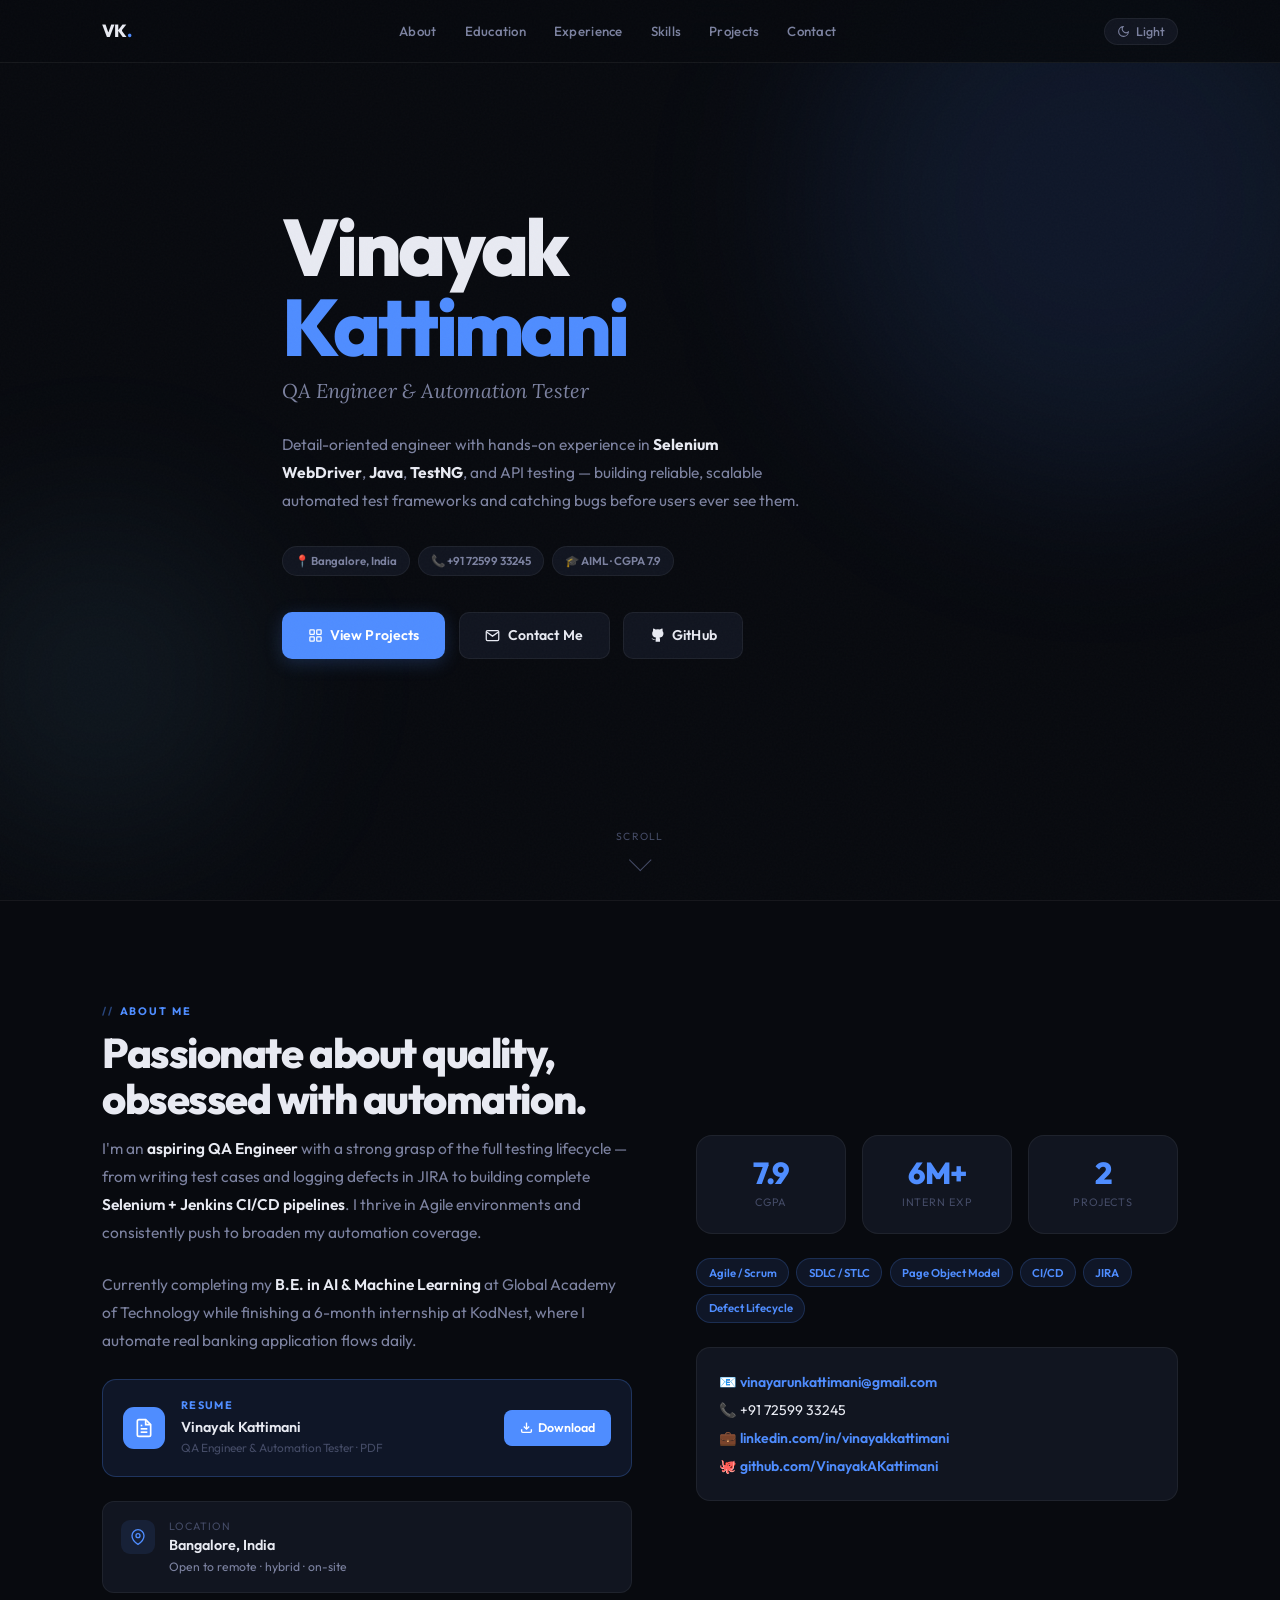
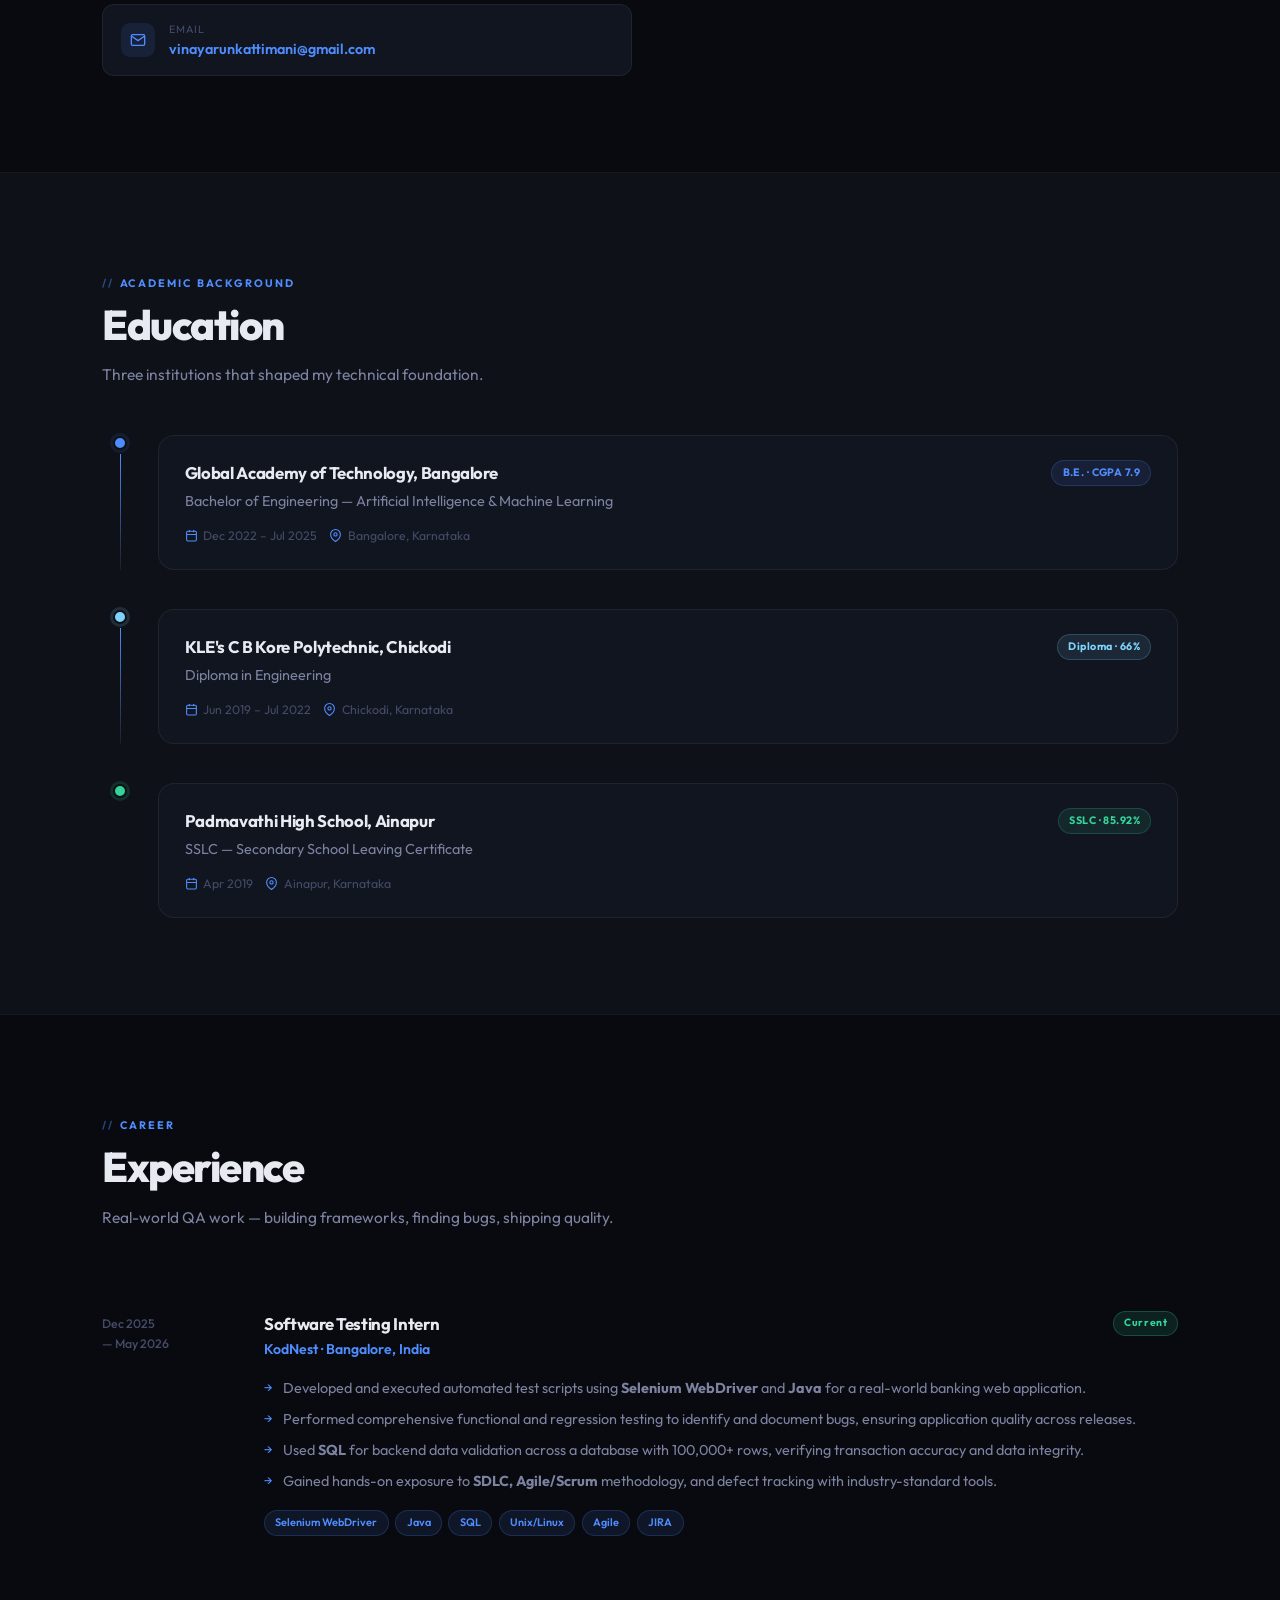
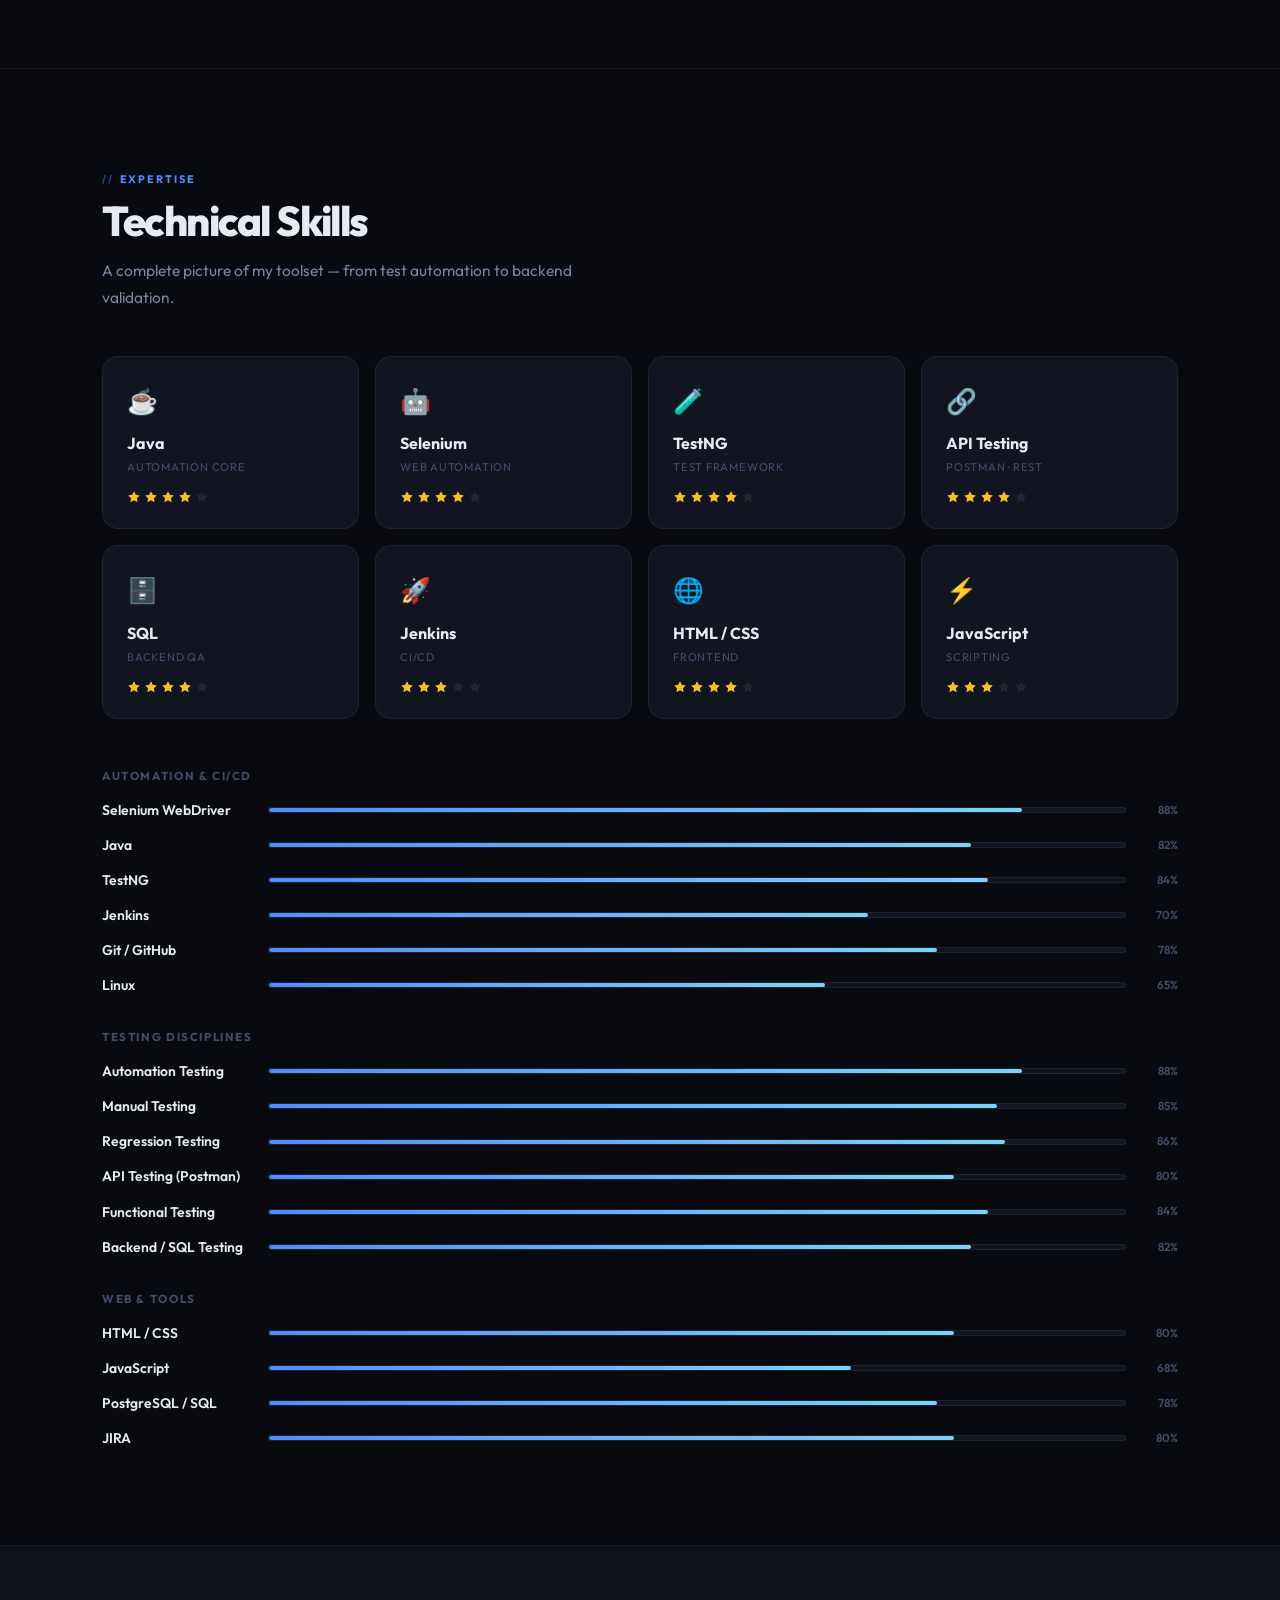
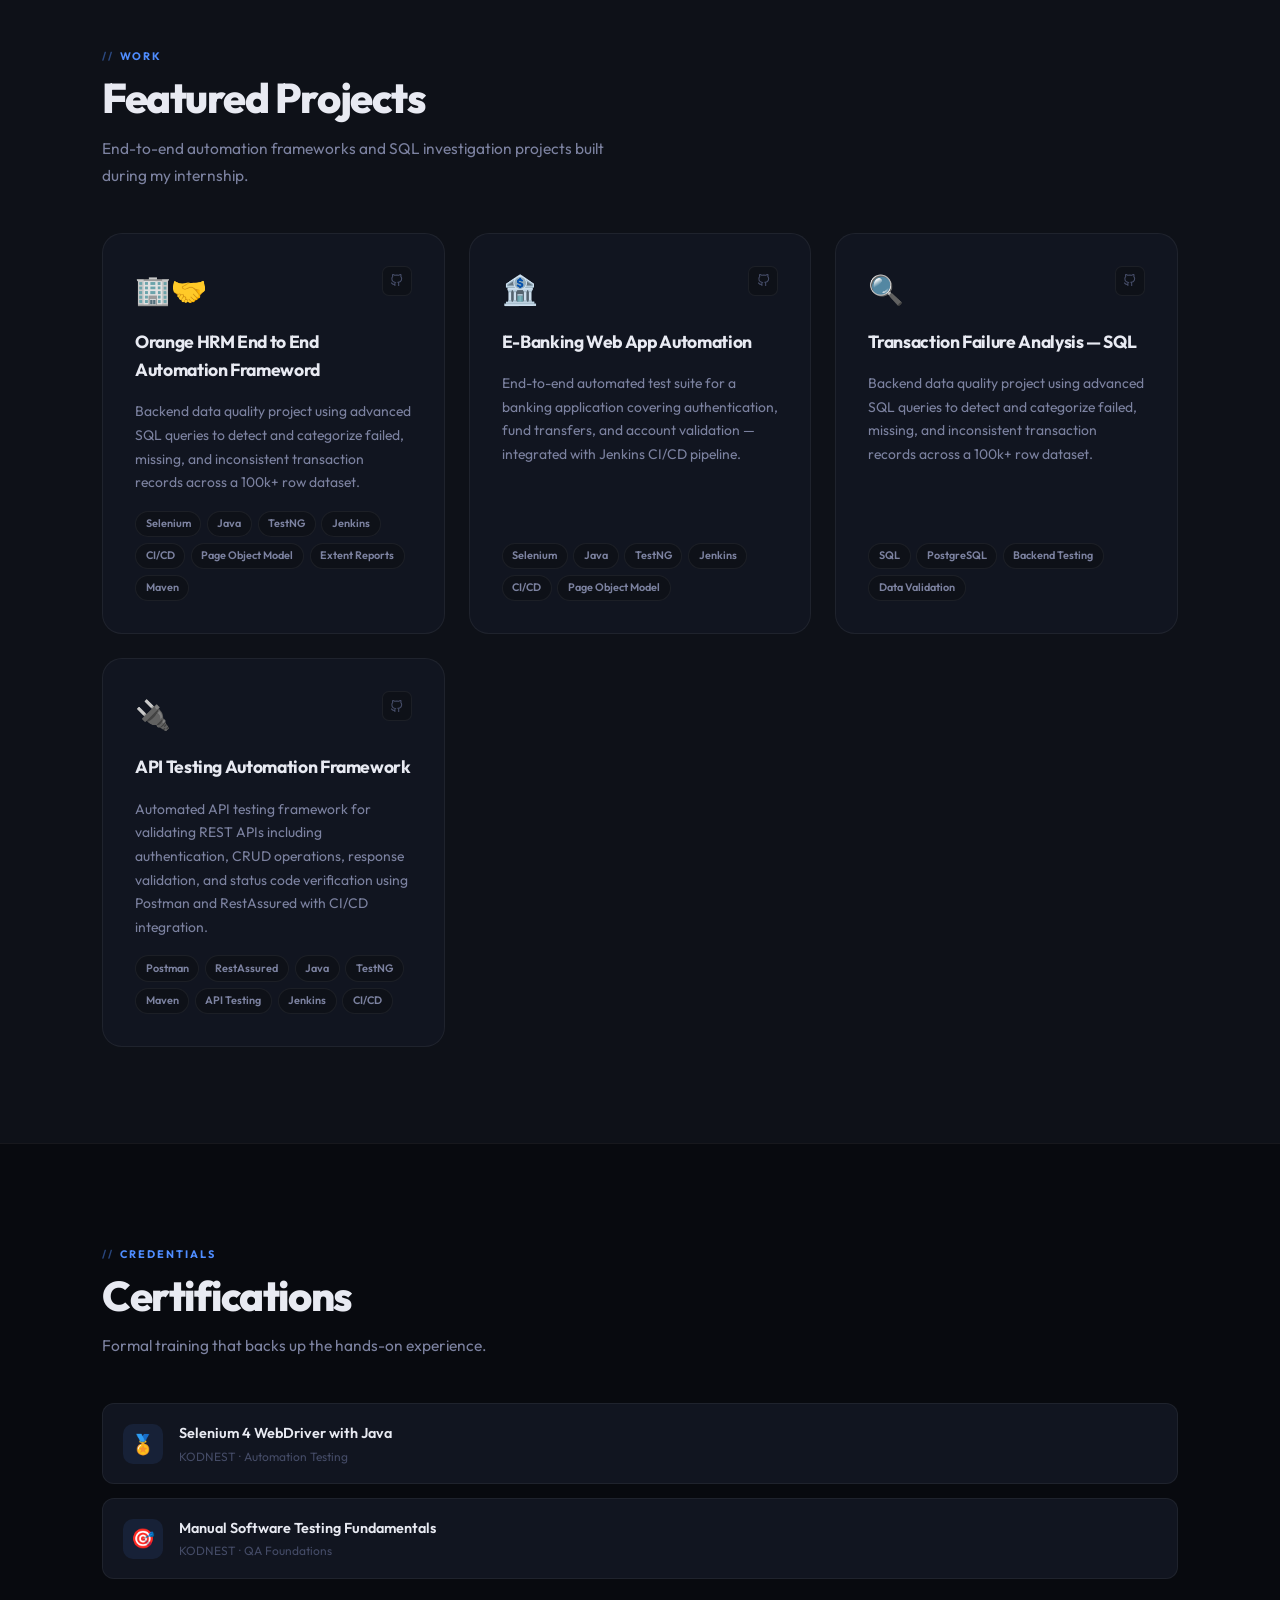
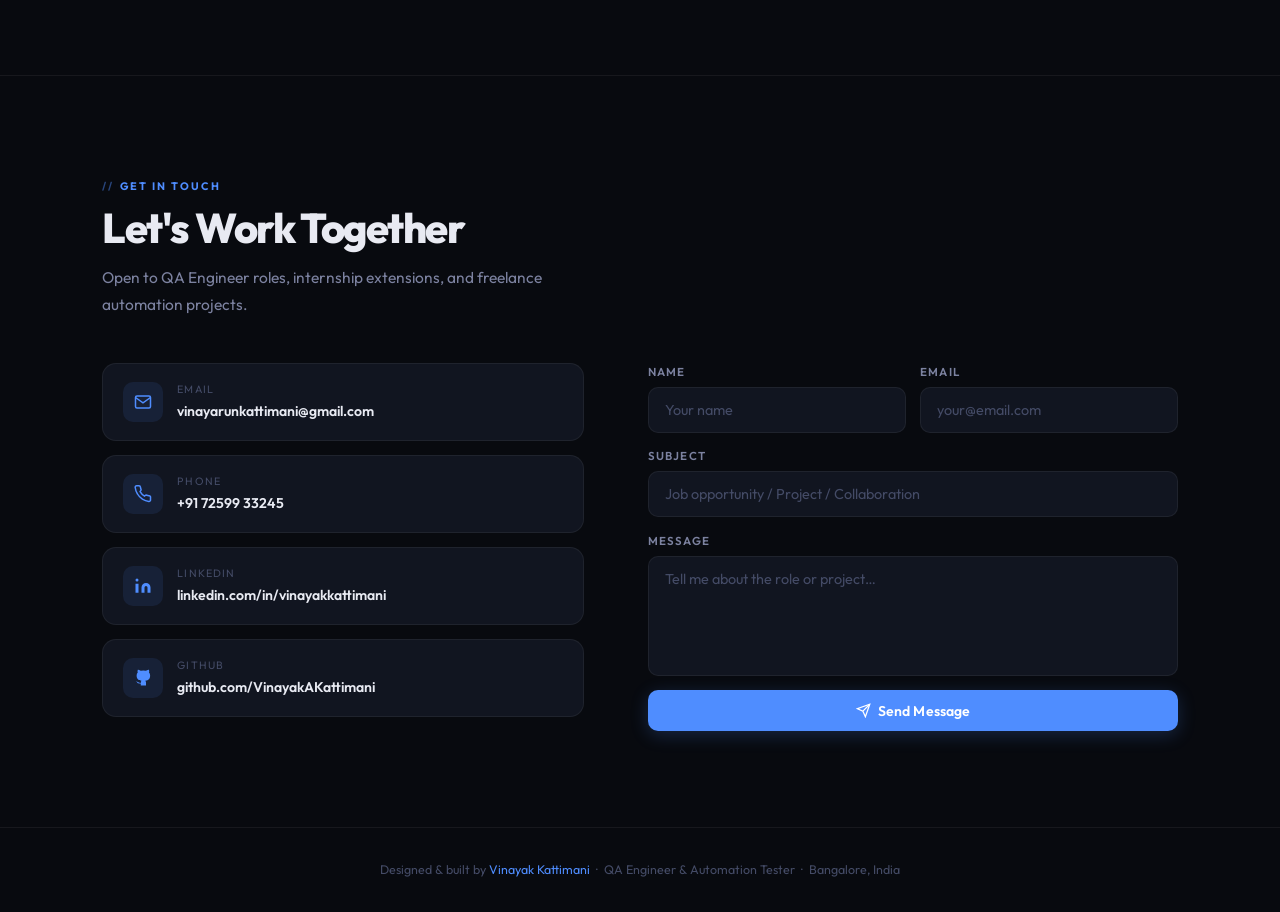
<file: index.html>
<!DOCTYPE html>
<html lang="en" data-theme="dark">
<head>
  <meta charset="UTF-8" />
  <meta name="viewport" content="width=device-width, initial-scale=1.0" />
  <title>Vinayak Kattimani — QA Engineer & Automation Tester</title>
  <link rel="preconnect" href="https://fonts.googleapis.com" />
  <link rel="preconnect" href="https://fonts.gstatic.com" crossorigin />
  <link href="https://fonts.googleapis.com/css2?family=Outfit:wght@300;400;500;600;700;800&family=Lora:ital,wght@0,400;0,500;1,400&display=swap" rel="stylesheet" />
   <link rel="stylesheet" href="styles.css">
</head>
<body>
<!-- ── NAV ── -->
<nav>
  <div class="nav-inner">
    <span class="nav-logo">VK<em>.</em></span>
    <ul class="nav-links">
      <li><a href="#about">About</a></li>
      <li><a href="#education">Education</a></li>
      <li><a href="#experience">Experience</a></li>
      <li><a href="#skills">Skills</a></li>
      <li><a href="#projects">Projects</a></li>
      <li><a href="#contact">Contact</a></li>
    </ul>
    <div style="display:flex;align-items:center;gap:0.75rem;">
      <button class="theme-pill" id="themeToggle">
        <svg id="themeIcon" fill="none" stroke="currentColor" stroke-width="2" viewBox="0 0 24 24">
          <path d="M21 12.79A9 9 0 1 1 11.21 3a7 7 0 0 0 9.79 9.79z"/>
        </svg>
        <span id="themeLabel">Light</span>
      </button>
      <button class="hamburger" id="hamburger" aria-label="Menu">
        <span></span><span></span><span></span>
      </button>
    </div>
  </div>
</nav>
<div class="mobile-menu" id="mobileMenu">
  <a href="#about">About</a>
  <a href="#education">Education</a>
  <a href="#experience">Experience</a>
  <a href="#skills">Skills</a>
  <a href="#projects">Projects</a>
  <a href="#contact">Contact</a>
</div>

<!-- ── HERO ── -->
<section id="hero">
  <div class="hero-blob blob1"></div>
  <div class="hero-blob blob2"></div>
  <div class="hero-inner">
    <h1 class="hero-name fi">Vinayak<br><span class="hi">Kattimani</span></h1>
    <p class="hero-role fi d1">QA Engineer &amp; Automation Tester</p>
    <p class="hero-desc fi d2">
      Detail-oriented engineer with hands-on experience in <strong style="color:var(--text)">Selenium WebDriver</strong>, <strong style="color:var(--text)">Java</strong>, <strong style="color:var(--text)">TestNG</strong>, and API testing — building reliable, scalable automated test frameworks and catching bugs before users ever see them.
    </p>
    <div class="hero-chips fi d2">
      <span class="chip">📍 Bangalore, India</span>
      <span class="chip">📞 +91 72599 33245</span>
      <span class="chip">🎓 AIML · CGPA 7.9</span>
    </div>
    <div class="hero-cta fi d3">
      <a href="#projects" class="btn btn-fill">
        <svg fill="none" stroke="currentColor" stroke-width="2" viewBox="0 0 24 24"><rect x="3" y="3" width="7" height="7" rx="1"/><rect x="14" y="3" width="7" height="7" rx="1"/><rect x="14" y="14" width="7" height="7" rx="1"/><rect x="3" y="14" width="7" height="7" rx="1"/></svg>
        View Projects
      </a>
      <a href="#contact" class="btn btn-ghost">
        <svg fill="none" stroke="currentColor" stroke-width="2" viewBox="0 0 24 24"><path d="M4 4h16c1.1 0 2 .9 2 2v12c0 1.1-.9 2-2 2H4c-1.1 0-2-.9-2-2V6c0-1.1.9-2 2-2z"/><polyline points="22,6 12,13 2,6"/></svg>
        Contact Me
      </a>
      <a href="https://github.com/VinayakAKattimani" target="_blank" rel="noopener" class="btn btn-ghost">
        <svg fill="currentColor" viewBox="0 0 24 24"><path d="M9 19c-5 1.5-5-2.5-7-3m14 6v-3.87a3.37 3.37 0 0 0-.94-2.61c3.14-.35 6.44-1.54 6.44-7A5.44 5.44 0 0 0 20 4.77 5.07 5.07 0 0 0 19.91 1S18.73.65 16 2.48a13.38 13.38 0 0 0-7 0C6.27.65 5.09 1 5.09 1A5.07 5.07 0 0 0 5 4.77a5.44 5.44 0 0 0-1.5 3.78c0 5.42 3.3 6.61 6.44 7A3.37 3.37 0 0 0 9 18.13V22"/></svg>
        GitHub
      </a>
    </div>
  </div>
  <div class="scroll-hint"><span>Scroll</span><div class="scroll-caret"></div></div>
</section>

<div class="divider"></div>

<!-- ── ABOUT ── -->
<section id="about">
  <div class="si">
    <p class="eyebrow fi">About Me</p>
    <h2 class="st fi d1">Passionate about quality,<br>obsessed with automation.</h2>
    <div class="about-grid">

      <!-- Left -->
      <div>
        <p class="about-body fi">
          I'm an <strong>aspiring QA Engineer</strong> with a strong grasp of the full testing lifecycle — from writing test cases and logging defects in JIRA to building complete <strong>Selenium + Jenkins CI/CD pipelines</strong>. I thrive in Agile environments and consistently push to broaden my automation coverage.
        </p>
        <p class="about-body fi d1">
          Currently completing my <strong>B.E. in AI &amp; Machine Learning</strong> at Global Academy of Technology while finishing a 6-month internship at KodNest, where I automate real banking application flows daily.
        </p>

        <!-- Resume Download -->
        <div class="resume-card fi d2">
          <div class="resume-icon">
            <svg fill="none" stroke="currentColor" stroke-width="2" viewBox="0 0 24 24">
              <path d="M14 2H6a2 2 0 0 0-2 2v16a2 2 0 0 0 2 2h12a2 2 0 0 0 2-2V8z"/>
              <polyline points="14 2 14 8 20 8"/>
              <line x1="16" y1="13" x2="8" y2="13"/>
              <line x1="16" y1="17" x2="8" y2="17"/>
              <polyline points="10 9 9 9 8 9"/>
            </svg>
          </div>
          <div class="resume-text">
            <div class="resume-label">Resume</div>
            <div class="resume-name">Vinayak Kattimani</div>
            <div class="resume-meta">QA Engineer &amp; Automation Tester · PDF</div>
          </div>
          <a href="media/Vinayak_Automation_testing_resume.pdf" download="Vinayak_Kattimani_Resume.pdf" class="resume-dl">
            <svg fill="none" stroke="currentColor" stroke-width="2.5" viewBox="0 0 24 24">
              <path d="M21 15v4a2 2 0 0 1-2 2H5a2 2 0 0 1-2-2v-4"/>
              <polyline points="7 10 12 15 17 10"/>
              <line x1="12" y1="15" x2="12" y2="3"/>
            </svg>
            Download
          </a>
        </div>

        <div class="info-cards fi d3">
          <div class="info-card">
            <div class="info-icon"><svg fill="none" stroke="currentColor" stroke-width="2" viewBox="0 0 24 24"><path d="M21 10c0 7-9 13-9 13s-9-6-9-13a9 9 0 0 1 18 0z"/><circle cx="12" cy="10" r="3"/></svg></div>
            <div>
              <div class="info-lbl">Location</div>
              <div class="info-val">Bangalore, India</div>
              <div class="info-sub">Open to remote · hybrid · on-site</div>
            </div>
          </div>
          <div class="info-card">
            <div class="info-icon"><svg fill="none" stroke="currentColor" stroke-width="2" viewBox="0 0 24 24"><path d="M4 4h16c1.1 0 2 .9 2 2v12c0 1.1-.9 2-2 2H4c-1.1 0-2-.9-2-2V6c0-1.1.9-2 2-2z"/><polyline points="22,6 12,13 2,6"/></svg></div>
            <div>
              <div class="info-lbl">Email</div>
              <div class="info-val"><a href="mailto:vinayarunkattimani@gmail.com" style="color:var(--accent)">vinayarunkattimani@gmail.com</a></div>
            </div>
          </div>
        </div>
      </div>

      <!-- Right -->
      <div>
        <div class="stats-row fi d1">
          <div class="stat-box"><div class="stat-num">7.9</div><div class="stat-lbl">CGPA</div></div>
          <div class="stat-box"><div class="stat-num">6M+</div><div class="stat-lbl">Intern Exp</div></div>
          <div class="stat-box"><div class="stat-num">2</div><div class="stat-lbl">Projects</div></div>
        </div>
        <div class="method-chips fi d2">
          <span class="mchip">Agile / Scrum</span>
          <span class="mchip">SDLC / STLC</span>
          <span class="mchip">Page Object Model</span>
          <span class="mchip">CI/CD</span>
          <span class="mchip">JIRA</span>
          <span class="mchip">Defect Lifecycle</span>
        </div>
        <div class="contact-mini fi d3">
          <p>
            <span style="color:var(--accent);font-weight:700;">📧 </span>
            <a href="mailto:vinayarunkattimani@gmail.com">vinayarunkattimani@gmail.com</a><br>
            <span style="color:var(--accent);font-weight:700;">📞 </span>
            <span style="color:var(--text)">+91 72599 33245</span><br>
            <span style="color:var(--accent);font-weight:700;">💼 </span>
            <a href="https://www.linkedin.com/in/vinayakkattimani/" target="_blank" rel="noopener">linkedin.com/in/vinayakkattimani</a><br>
            <span style="color:var(--accent);font-weight:700;">🐙 </span>
            <a href="https://github.com/VinayakAKattimani" target="_blank" rel="noopener">github.com/VinayakAKattimani</a>
          </p>
        </div>
      </div>

    </div>
  </div>
</section>

<div class="divider"></div>

<!-- ── EDUCATION ── -->
<section id="education">
  <div class="si">
    <p class="eyebrow fi">Academic Background</p>
    <h2 class="st fi d1">Education</h2>
    <p class="ss fi d2">Three institutions that shaped my technical foundation.</p>

    <div class="edu-timeline">

      <!-- 1 -->
      <div class="edu-item fi">
        <div class="edu-line">
          <div class="edu-dot"></div>
          <div class="edu-connector"></div>
        </div>
        <div class="edu-right">
          <div class="edu-card">
            <div class="edu-top">
              <div>
                <div class="edu-school">Global Academy of Technology, Bangalore</div>
                <div class="edu-degree">Bachelor of Engineering — Artificial Intelligence &amp; Machine Learning</div>
              </div>
              <span class="edu-badge">B.E. · CGPA 7.9</span>
            </div>
            <div class="edu-meta">
              <span class="edu-meta-item">
                <svg fill="none" stroke="currentColor" stroke-width="2" viewBox="0 0 24 24"><rect x="3" y="4" width="18" height="18" rx="2" ry="2"/><line x1="16" y1="2" x2="16" y2="6"/><line x1="8" y1="2" x2="8" y2="6"/><line x1="3" y1="10" x2="21" y2="10"/></svg>
                Dec 2022 – Jul 2025
              </span>
              <span class="edu-meta-item">
                <svg fill="none" stroke="currentColor" stroke-width="2" viewBox="0 0 24 24"><path d="M21 10c0 7-9 13-9 13s-9-6-9-13a9 9 0 0 1 18 0z"/><circle cx="12" cy="10" r="3"/></svg>
                Bangalore, Karnataka
              </span>
            </div>
          </div>
        </div>
      </div>

      <!-- 2 -->
      <div class="edu-item fi d1">
        <div class="edu-line">
          <div class="edu-dot" style="background:var(--accent2);box-shadow:0 0 0 3px rgba(125,211,252,0.15)"></div>
          <div class="edu-connector"></div>
        </div>
        <div class="edu-right">
          <div class="edu-card">
            <div class="edu-top">
              <div>
                <div class="edu-school">KLE's C B Kore Polytechnic, Chickodi</div>
                <div class="edu-degree">Diploma in Engineering</div>
              </div>
              <span class="edu-badge" style="background:rgba(125,211,252,0.1);border-color:rgba(125,211,252,0.2);color:var(--accent2)">Diploma · 66%</span>
            </div>
            <div class="edu-meta">
              <span class="edu-meta-item">
                <svg fill="none" stroke="currentColor" stroke-width="2" viewBox="0 0 24 24"><rect x="3" y="4" width="18" height="18" rx="2" ry="2"/><line x1="16" y1="2" x2="16" y2="6"/><line x1="8" y1="2" x2="8" y2="6"/><line x1="3" y1="10" x2="21" y2="10"/></svg>
                Jun 2019 – Jul 2022
              </span>
              <span class="edu-meta-item">
                <svg fill="none" stroke="currentColor" stroke-width="2" viewBox="0 0 24 24"><path d="M21 10c0 7-9 13-9 13s-9-6-9-13a9 9 0 0 1 18 0z"/><circle cx="12" cy="10" r="3"/></svg>
                Chickodi, Karnataka
              </span>
            </div>
          </div>
        </div>
      </div>

      <!-- 3 -->
      <div class="edu-item fi d2">
        <div class="edu-line">
          <div class="edu-dot" style="background:var(--green);box-shadow:0 0 0 3px rgba(52,211,153,0.15)"></div>
          <div class="edu-connector"></div>
        </div>
        <div class="edu-right">
          <div class="edu-card">
            <div class="edu-top">
              <div>
                <div class="edu-school">Padmavathi High School, Ainapur</div>
                <div class="edu-degree">SSLC — Secondary School Leaving Certificate</div>
              </div>
              <span class="edu-badge" style="background:rgba(52,211,153,0.1);border-color:rgba(52,211,153,0.2);color:var(--green)">SSLC · 85.92%</span>
            </div>
            <div class="edu-meta">
              <span class="edu-meta-item">
                <svg fill="none" stroke="currentColor" stroke-width="2" viewBox="0 0 24 24"><rect x="3" y="4" width="18" height="18" rx="2" ry="2"/><line x1="16" y1="2" x2="16" y2="6"/><line x1="8" y1="2" x2="8" y2="6"/><line x1="3" y1="10" x2="21" y2="10"/></svg>
                Apr 2019
              </span>
              <span class="edu-meta-item">
                <svg fill="none" stroke="currentColor" stroke-width="2" viewBox="0 0 24 24"><path d="M21 10c0 7-9 13-9 13s-9-6-9-13a9 9 0 0 1 18 0z"/><circle cx="12" cy="10" r="3"/></svg>
                Ainapur, Karnataka
              </span>
            </div>
          </div>
        </div>
      </div>

    </div>
  </div>
</section>

<div class="divider"></div>

<!-- ── EXPERIENCE ── -->
<section id="experience">
  <div class="si">
    <p class="eyebrow fi">Career</p>
    <h2 class="st fi d1">Experience</h2>
    <p class="ss fi d2">Real-world QA work — building frameworks, finding bugs, shipping quality.</p>
    <div>
      <div class="tl-item fi">
        <div class="tl-date">Dec 2025<br>— May 2026</div>
        <div>
          <div class="tl-head">
            <div>
              <div class="tl-title">Software Testing Intern</div>
              <div class="tl-company">KodNest · Bangalore, India</div>
            </div>
            <span class="current-badge">Current</span>
          </div>
          <ul class="tl-bullets">
            <li>Developed and executed automated test scripts using <strong>Selenium WebDriver</strong> and <strong>Java</strong> for a real-world banking web application.</li>
            <li>Performed comprehensive functional and regression testing to identify and document bugs, ensuring application quality across releases.</li>
            <li>Used <strong>SQL</strong> for backend data validation across a database with 100,000+ rows, verifying transaction accuracy and data integrity.</li>
            <li>Gained hands-on exposure to <strong>SDLC, Agile/Scrum</strong> methodology, and defect tracking with industry-standard tools.</li>
          </ul>
          <div class="tl-tags">
            <span class="tl-tag">Selenium WebDriver</span>
            <span class="tl-tag">Java</span>
            <span class="tl-tag">SQL</span>
            <span class="tl-tag">Unix/Linux</span>
            <span class="tl-tag">Agile</span>
            <span class="tl-tag">JIRA</span>
          </div>
        </div>
      </div>
    </div>
  </div>
</section>

<div class="divider"></div>

<!-- ── SKILLS ── -->
<section id="skills">
  <div class="si">
    <p class="eyebrow fi">Expertise</p>
    <h2 class="st fi d1">Technical Skills</h2>
    <p class="ss fi d2">A complete picture of my toolset — from test automation to backend validation.</p>
    <div class="sk-cards fi d2" id="skCards"></div>
    <div class="sk-groups" id="skGroups"></div>
  </div>
</section>

<div class="divider"></div>

<!-- ── PROJECTS ── -->
<section id="projects">
  <div class="si">
    <p class="eyebrow fi">Work</p>
    <h2 class="st fi d1">Featured Projects</h2>
    <p class="ss fi d2">End-to-end automation frameworks and SQL investigation projects built during my internship.</p>
    <div class="proj-grid" id="projGrid"></div>
  </div>
</section>

<div class="divider"></div>

<!-- ── CERTIFICATIONS ── -->
<section id="certifications">
  <div class="si">
    <p class="eyebrow fi">Credentials</p>
    <h2 class="st fi d1">Certifications</h2>
    <p class="ss fi d2">Formal training that backs up the hands-on experience.</p>
    <div class="cert-list fi">
      <div class="cert-item">
        <div class="cert-badge">🏅</div>
        <div>
          <div class="cert-name">Selenium 4 WebDriver with Java</div>
          <div class="cert-from">KODNEST · Automation Testing</div>
        </div>
      </div>
      <div class="cert-item">
        <div class="cert-badge">🎯</div>
        <div>
          <div class="cert-name">Manual Software Testing Fundamentals</div>
          <div class="cert-from">KODNEST · QA Foundations</div>
        </div>
      </div>
    </div>
  </div>
</section>

<div class="divider"></div>

<!-- ── CONTACT ── -->
<section id="contact">
  <div class="si">
    <p class="eyebrow fi">Get In Touch</p>
    <h2 class="st fi d1">Let's Work Together</h2>
    <p class="ss fi d2">Open to QA Engineer roles, internship extensions, and freelance automation projects.</p>
    <div class="contact-grid">
      <div class="c-links fi">
        <a href="mailto:vinayarunkattimani@gmail.com" class="c-link">
          <div class="c-icon"><svg fill="none" stroke="currentColor" stroke-width="2" viewBox="0 0 24 24"><path d="M4 4h16c1.1 0 2 .9 2 2v12c0 1.1-.9 2-2 2H4c-1.1 0-2-.9-2-2V6c0-1.1.9-2 2-2z"/><polyline points="22,6 12,13 2,6"/></svg></div>
          <div><div class="c-lbl">Email</div><div class="c-val">vinayarunkattimani@gmail.com</div></div>
        </a>
        <a href="tel:+917259933245" class="c-link">
          <div class="c-icon"><svg fill="none" stroke="currentColor" stroke-width="2" viewBox="0 0 24 24"><path d="M22 16.92v3a2 2 0 0 1-2.18 2 19.79 19.79 0 0 1-8.63-3.07A19.5 19.5 0 0 1 4.69 12 19.79 19.79 0 0 1 1.61 3.35 2 2 0 0 1 3.6 1h3a2 2 0 0 1 2 1.72c.127.96.361 1.903.7 2.81a2 2 0 0 1-.45 2.11L8.09 8.91a16 16 0 0 0 6 6l.81-.81a2 2 0 0 1 2.11-.45c.907.339 1.85.573 2.81.7A2 2 0 0 1 22 16.92z"/></svg></div>
          <div><div class="c-lbl">Phone</div><div class="c-val">+91 72599 33245</div></div>
        </a>
        <a href="https://www.linkedin.com/in/vinayakkattimani/" target="_blank" rel="noopener" class="c-link">
          <div class="c-icon"><svg fill="currentColor" viewBox="0 0 24 24"><path d="M16 8a6 6 0 0 1 6 6v7h-4v-7a2 2 0 0 0-2-2 2 2 0 0 0-2 2v7h-4v-7a6 6 0 0 1 6-6z"/><rect x="2" y="9" width="4" height="12"/><circle cx="4" cy="4" r="2"/></svg></div>
          <div><div class="c-lbl">LinkedIn</div><div class="c-val">linkedin.com/in/vinayakkattimani</div></div>
        </a>
        <a href="https://github.com/VinayakAKattimani" target="_blank" rel="noopener" class="c-link">
          <div class="c-icon"><svg fill="currentColor" viewBox="0 0 24 24"><path d="M9 19c-5 1.5-5-2.5-7-3m14 6v-3.87a3.37 3.37 0 0 0-.94-2.61c3.14-.35 6.44-1.54 6.44-7A5.44 5.44 0 0 0 20 4.77 5.07 5.07 0 0 0 19.91 1S18.73.65 16 2.48a13.38 13.38 0 0 0-7 0C6.27.65 5.09 1 5.09 1A5.07 5.07 0 0 0 5 4.77a5.44 5.44 0 0 0-1.5 3.78c0 5.42 3.3 6.61 6.44 7A3.37 3.37 0 0 0 9 18.13V22"/></svg></div>
          <div><div class="c-lbl">GitHub</div><div class="c-val">github.com/VinayakAKattimani</div></div>
        </a>
      </div>
      <div class="fi d2">
        <form class="cf" id="contactForm" onsubmit="handleForm(event)">
          <div class="form-row">
            <div class="fg"><label>Name</label><input type="text" placeholder="Your name" required /></div>
            <div class="fg"><label>Email</label><input type="email" placeholder="your@email.com" required /></div>
          </div>
          <div class="fg"><label>Subject</label><input type="text" placeholder="Job opportunity / Project / Collaboration" /></div>
          <div class="fg"><label>Message</label><textarea placeholder="Tell me about the role or project…"></textarea></div>
          <div class="form-ok" id="formOk">
            <svg width="16" height="16" fill="none" stroke="currentColor" stroke-width="2.5" viewBox="0 0 24 24"><polyline points="20 6 9 17 4 12"/></svg>
            Message sent! I'll get back to you soon.
          </div>
          <button type="submit" class="btn btn-fill" style="justify-content:center;width:100%">
            <svg fill="none" stroke="currentColor" stroke-width="2" viewBox="0 0 24 24"><line x1="22" y1="2" x2="11" y2="13"/><polygon points="22 2 15 22 11 13 2 9 22 2"/></svg>
            Send Message
          </button>
        </form>
      </div>
    </div>
  </div>
</section>

<footer>
  <p>Designed &amp; built by <a href="#hero">Vinayak Kattimani</a> &nbsp;·&nbsp; QA Engineer &amp; Automation Tester &nbsp;·&nbsp; Bangalore, India</p>
</footer>
<script src="script.js"></script>
</body>
</html>
</file>
<file: styles.css>
:root { --ease: cubic-bezier(0.16,1,0.3,1); --dur: 0.5s; }

    [data-theme="dark"] {
      --bg:#080a0f; --bg2:#0e1118; --card:#111520; --card-h:#161b28;
      --border:rgba(255,255,255,0.06); --border-h:rgba(255,255,255,0.13);
      --text:#e8eaf2; --text2:#7c82a0; --text3:#444b66;
      --accent:#4f8dff; --accent-rgb:79,141,255; --accent2:#7dd3fc;
      --accent-dim:rgba(79,141,255,0.1); --accent-glow:rgba(79,141,255,0.22);
      --green:#34d399; --yellow:#fbbf24;
      --nav-bg:rgba(8,10,15,0.85); --shadow:0 8px 32px rgba(0,0,0,0.5);
    }
    [data-theme="light"] {
      --bg:#f8f9fc; --bg2:#eef0f6; --card:#ffffff; --card-h:#f8faff;
      --border:rgba(0,0,0,0.07); --border-h:rgba(0,0,0,0.13);
      --text:#0d0f1a; --text2:#5a6080; --text3:#a0a5bf;
      --accent:#2563eb; --accent-rgb:37,99,235; --accent2:#0284c7;
      --accent-dim:rgba(37,99,235,0.08); --accent-glow:rgba(37,99,235,0.18);
      --green:#059669; --yellow:#d97706;
      --nav-bg:rgba(248,249,252,0.88); --shadow:0 4px 20px rgba(0,0,0,0.09);
    }

    *, *::before, *::after { box-sizing: border-box; margin: 0; padding: 0; }
    html { scroll-behavior: smooth; }
    body {
      font-family: 'Outfit', sans-serif; background: var(--bg); color: var(--text);
      overflow-x: hidden; transition: background var(--dur) var(--ease), color var(--dur) var(--ease);
      line-height: 1.6;
    }
    a { text-decoration: none; color: inherit; }
    ::-webkit-scrollbar { width: 4px; }
    ::-webkit-scrollbar-track { background: var(--bg); }
    ::-webkit-scrollbar-thumb { background: var(--text3); border-radius: 4px; }
    ::selection { background: var(--accent); color: #fff; }
    body::after {
      content:''; position:fixed; inset:0; z-index:999; pointer-events:none; opacity:0.022;
      background-image:url("data:image/svg+xml,%3Csvg viewBox='0 0 512 512' xmlns='http://www.w3.org/2000/svg'%3E%3Cfilter id='n'%3E%3CfeTurbulence type='fractalNoise' baseFrequency='0.9' numOctaves='4' stitchTiles='stitch'/%3E%3C/filter%3E%3Crect width='100%25' height='100%25' filter='url(%23n)'/%3E%3C/svg%3E");
    }

    /* ── NAV ── */
    nav {
      position:fixed; top:0; left:0; right:0; z-index:200;
      background:var(--nav-bg); backdrop-filter:blur(20px);
      border-bottom:1px solid var(--border);
      transition:background var(--dur) var(--ease), border-color var(--dur) var(--ease);
    }
    .nav-inner {
      max-width:1140px; margin:0 auto; padding:0 2rem;
      height:62px; display:flex; align-items:center; justify-content:space-between;
    }
    .nav-logo { font-weight:800; font-size:1.1rem; letter-spacing:-0.03em; color:var(--text); }
    .nav-logo em { color:var(--accent); font-style:normal; }
    .nav-links { display:flex; align-items:center; gap:1.75rem; list-style:none; }
    .nav-links a {
      font-size:0.83rem; font-weight:500; color:var(--text2); letter-spacing:0.02em;
      transition:color 0.2s; position:relative;
    }
    .nav-links a::after {
      content:''; position:absolute; bottom:-2px; left:0; width:0; height:1.5px;
      background:var(--accent); transition:width 0.25s var(--ease);
    }
    .nav-links a:hover, .nav-links a.active { color:var(--text); }
    .nav-links a:hover::after, .nav-links a.active::after { width:100%; }

    .theme-pill {
      display:flex; align-items:center; gap:6px; padding:5px 12px; border-radius:100px;
      background:var(--card); border:1px solid var(--border); cursor:pointer;
      font-size:0.78rem; font-weight:500; color:var(--text2); transition:all 0.25s; white-space:nowrap;
      font-family:'Outfit',sans-serif;
    }
    .theme-pill:hover { border-color:var(--accent); color:var(--accent); }
    .theme-pill svg { width:13px; height:13px; flex-shrink:0; }

    .hamburger { display:none; background:none; border:none; cursor:pointer; flex-direction:column; gap:5px; padding:4px; }
    .hamburger span { display:block; width:20px; height:2px; background:var(--text); border-radius:2px; transition:all 0.3s; }
    .hamburger.open span:nth-child(1) { transform:translateY(7px) rotate(45deg); }
    .hamburger.open span:nth-child(2) { opacity:0; transform:scaleX(0); }
    .hamburger.open span:nth-child(3) { transform:translateY(-7px) rotate(-45deg); }

    .mobile-menu {
      display:none; position:fixed; top:62px; left:0; right:0; z-index:199;
      background:var(--nav-bg); backdrop-filter:blur(20px); border-bottom:1px solid var(--border);
      padding:1.5rem 2rem; flex-direction:column; gap:1.25rem;
    }
    .mobile-menu.open { display:flex; }
    .mobile-menu a { font-size:1rem; font-weight:500; color:var(--text2); transition:color 0.2s; }
    .mobile-menu a:hover { color:var(--text); }

    /* ── LAYOUT ── */
    .si { max-width:1140px; margin:0 auto; padding:0 2rem; }
    section { padding:6rem 0; }
    .divider { width:100%; height:1px; background:var(--border); }

    .eyebrow {
      display:inline-flex; align-items:center; gap:0.35rem;
      font-size:0.68rem; font-weight:700; letter-spacing:0.18em; text-transform:uppercase;
      color:var(--accent); margin-bottom:0.6rem;
    }
    .eyebrow::before { content:'//'; opacity:0.45; }
    h2.st {
      font-weight:800; letter-spacing:-0.035em;
      font-size:clamp(1.8rem,3.5vw,2.6rem); line-height:1.1;
      color:var(--text); margin-bottom:0.85rem;
    }
    p.ss { font-size:0.97rem; color:var(--text2); line-height:1.75; max-width:520px; margin-bottom:2.75rem; }

    /* ── BUTTONS ── */
    .btn {
      display:inline-flex; align-items:center; gap:0.45rem;
      padding:0.72rem 1.6rem; border-radius:10px;
      font-family:'Outfit',sans-serif; font-size:0.88rem; font-weight:600;
      cursor:pointer; border:none; transition:all 0.25s var(--ease); letter-spacing:0.01em;
    }
    .btn svg { width:15px; height:15px; flex-shrink:0; }
    .btn-fill { background:var(--accent); color:#fff; box-shadow:0 4px 18px var(--accent-glow); }
    .btn-fill:hover { filter:brightness(1.12); transform:translateY(-2px); box-shadow:0 8px 28px var(--accent-glow); }
    .btn-ghost { background:var(--card); color:var(--text); border:1px solid var(--border); }
    .btn-ghost:hover { background:var(--card-h); border-color:var(--border-h); transform:translateY(-2px); }

    /* ── HERO ── */
    #hero {
      min-height:100vh; padding-top:62px; display:flex; align-items:center;
      position:relative; overflow:hidden;
    }
    .hero-blob {
      position:absolute; border-radius:50%; filter:blur(90px); pointer-events:none;
      animation:drift 12s ease-in-out infinite alternate;
    }
    .blob1 { width:560px; height:560px; background:rgba(var(--accent-rgb),0.11); top:-80px; right:-100px; }
    .blob2 { width:320px; height:320px; background:rgba(125,211,252,0.07); bottom:60px; left:-60px; animation-delay:-5s; }
    @keyframes drift { 0%{transform:translate(0,0) scale(1);} 100%{transform:translate(18px,28px) scale(1.06);} }

    .hero-inner {
      max-width:780px; margin:0 auto; padding:5rem 2rem 5rem;
      position:relative; z-index:1; width:100%;
    }
    .hero-name {
      font-weight:800; font-size:clamp(3rem,7vw,5rem);
      letter-spacing:-0.045em; line-height:1.0; color:var(--text); margin-bottom:0.5rem;
    }
    .hero-name .hi { color:var(--accent); }
    .hero-role {
      font-family:'Lora',serif; font-size:clamp(1rem,2vw,1.25rem); font-style:italic;
      color:var(--text2); margin-bottom:1.5rem;
    }
    .hero-desc { font-size:0.97rem; color:var(--text2); line-height:1.8; max-width:520px; margin-bottom:2rem; }
    .hero-chips { display:flex; flex-wrap:wrap; gap:0.5rem; margin-bottom:2.25rem; }
    .chip {
      padding:0.28rem 0.75rem; border-radius:100px; font-size:0.72rem; font-weight:600;
      background:var(--card); border:1px solid var(--border); color:var(--text2);
    }
    .hero-cta { display:flex; gap:0.85rem; flex-wrap:wrap; }
    .scroll-hint {
      position:absolute; bottom:2rem; left:50%; transform:translateX(-50%);
      display:flex; flex-direction:column; align-items:center; gap:0.4rem;
      font-size:0.65rem; letter-spacing:0.12em; text-transform:uppercase; color:var(--text3);
    }
    .scroll-caret {
      width:16px; height:16px; border-right:1.5px solid var(--text3); border-bottom:1.5px solid var(--text3);
      transform:rotate(45deg); animation:bob 1.8s ease-in-out infinite;
    }
    @keyframes bob { 0%,100%{transform:rotate(45deg) translate(0,0);} 50%{transform:rotate(45deg) translate(3px,3px);} }

    /* ── ABOUT ── */
    .about-grid { display:grid; grid-template-columns:1.1fr 1fr; gap:4rem; align-items:start; }
    .about-body { font-size:0.97rem; color:var(--text2); line-height:1.8; margin-bottom:1.5rem; }
    .about-body strong { color:var(--text); font-weight:600; }

    /* Resume download card */
    .resume-card {
      display:flex; align-items:center; gap:1rem;
      padding:1.1rem 1.25rem; background:var(--accent-dim);
      border:1px solid rgba(var(--accent-rgb),0.25); border-radius:14px;
      margin-bottom:1.5rem; transition:all 0.25s;
    }
    .resume-card:hover { background:rgba(var(--accent-rgb),0.16); border-color:rgba(var(--accent-rgb),0.4); transform:translateY(-2px); box-shadow:var(--shadow); }
    .resume-icon {
      width:42px; height:42px; border-radius:11px; background:var(--accent);
      display:flex; align-items:center; justify-content:center; color:#fff; flex-shrink:0;
    }
    .resume-icon svg { width:20px; height:20px; }
    .resume-text { flex:1; }
    .resume-label { font-size:0.68rem; text-transform:uppercase; letter-spacing:0.12em; color:var(--accent); font-weight:700; margin-bottom:0.1rem; }
    .resume-name { font-size:0.9rem; font-weight:600; color:var(--text); }
    .resume-meta { font-size:0.74rem; color:var(--text3); }
    .resume-dl {
      display:flex; align-items:center; gap:0.35rem;
      padding:0.5rem 1rem; border-radius:8px; background:var(--accent); color:#fff;
      font-size:0.78rem; font-weight:600; flex-shrink:0; cursor:pointer;
      transition:all 0.2s; border:none; font-family:'Outfit',sans-serif;
    }
    .resume-dl:hover { filter:brightness(1.12); transform:scale(1.04); }
    .resume-dl svg { width:13px; height:13px; }

    /* Info cards */
    .info-cards { display:flex; flex-direction:column; gap:0.7rem; }
    .info-card {
      display:flex; align-items:flex-start; gap:0.9rem;
      padding:1rem 1.1rem; background:var(--card); border:1px solid var(--border);
      border-radius:12px; transition:border-color 0.25s, transform 0.25s;
    }
    .info-card:hover { border-color:var(--border-h); transform:translateX(4px); }
    .info-icon {
      width:34px; height:34px; border-radius:9px; background:var(--accent-dim);
      display:flex; align-items:center; justify-content:center; color:var(--accent); flex-shrink:0; margin-top:2px;
    }
    .info-icon svg { width:16px; height:16px; }
    .info-lbl { font-size:0.67rem; text-transform:uppercase; letter-spacing:0.1em; color:var(--text3); margin-bottom:0.1rem; }
    .info-val { font-size:0.9rem; font-weight:600; color:var(--text); line-height:1.3; }
    .info-sub { font-size:0.76rem; color:var(--text2); margin-top:0.1rem; }

    /* Stats */
    .stats-row { display:grid; grid-template-columns:repeat(3,1fr); gap:1rem; margin-bottom:1.5rem; }
    .stat-box {
      padding:1.4rem 1rem; background:var(--card); border:1px solid var(--border);
      border-radius:16px; text-align:center; transition:all 0.25s; position:relative; overflow:hidden;
    }
    .stat-box::before {
      content:''; position:absolute; top:0; left:0; right:0; height:2px;
      background:linear-gradient(90deg,var(--accent),var(--accent2)); opacity:0; transition:opacity 0.25s;
    }
    .stat-box:hover { transform:translateY(-3px); box-shadow:var(--shadow); }
    .stat-box:hover::before { opacity:1; }
    .stat-num { font-size:1.9rem; font-weight:800; color:var(--accent); letter-spacing:-0.04em; line-height:1; }
    .stat-lbl { font-size:0.68rem; text-transform:uppercase; letter-spacing:0.08em; color:var(--text3); margin-top:0.3rem; }

    /* methodology chips */
    .method-chips { display:flex; flex-wrap:wrap; gap:0.45rem; margin-bottom:1.5rem; }
    .mchip {
      padding:0.26rem 0.72rem; border-radius:100px; font-size:0.71rem; font-weight:600;
      background:var(--accent-dim); border:1px solid rgba(var(--accent-rgb),0.2); color:var(--accent);
    }

    /* Contact mini-card */
    .contact-mini {
      padding:1.25rem 1.4rem; background:var(--card); border:1px solid var(--border); border-radius:14px;
    }
    .contact-mini p { font-size:0.88rem; color:var(--text2); line-height:2; }
    .contact-mini a { color:var(--accent); font-weight:600; }

    /* ── EDUCATION ── */
    #education { background:var(--bg2); }
    .edu-timeline { display:flex; flex-direction:column; }
    .edu-item {
      display:grid; grid-template-columns:36px 1fr; gap:1.25rem;
      padding:0 0 2.25rem 0; position:relative;
    }
    .edu-item:last-child { padding-bottom:0; }
    .edu-line { display:flex; flex-direction:column; align-items:center; }
    .edu-dot {
      width:14px; height:14px; border-radius:50%; background:var(--accent);
      border:2px solid var(--bg2); flex-shrink:0; margin-top:4px; position:relative; z-index:1;
      box-shadow:0 0 0 3px var(--accent-dim);
    }
    .edu-connector {
      width:1px; flex:1; background:linear-gradient(to bottom, var(--accent), var(--border));
      margin-top:4px;
    }
    .edu-item:last-child .edu-connector { display:none; }
    .edu-right {
      padding:0.15rem 0 0;
    }
    .edu-card {
      background:var(--card); border:1px solid var(--border); border-radius:16px;
      padding:1.5rem 1.6rem; transition:all 0.25s; position:relative; overflow:hidden;
    }
    .edu-card::before {
      content:''; position:absolute; top:0; left:0; bottom:0; width:2px;
      background:linear-gradient(to bottom, var(--accent), var(--accent2));
      opacity:0; transition:opacity 0.25s;
    }
    .edu-card:hover { border-color:var(--border-h); transform:translateX(4px); box-shadow:var(--shadow); }
    .edu-card:hover::before { opacity:1; }
    .edu-top { display:flex; align-items:flex-start; justify-content:space-between; gap:1rem; margin-bottom:0.5rem; flex-wrap:wrap; }
    .edu-badge {
      padding:0.22rem 0.65rem; border-radius:100px; font-size:0.67rem; font-weight:700;
      background:var(--accent-dim); border:1px solid rgba(var(--accent-rgb),0.2); color:var(--accent);
      white-space:nowrap; letter-spacing:0.04em;
    }
    .edu-school { font-size:1.05rem; font-weight:700; color:var(--text); letter-spacing:-0.02em; margin-bottom:0.2rem; }
    .edu-degree { font-size:0.9rem; color:var(--text2); margin-bottom:0.3rem; }
    .edu-meta { display:flex; flex-wrap:wrap; gap:0.75rem; }
    .edu-meta-item { display:flex; align-items:center; gap:0.35rem; font-size:0.77rem; color:var(--text3); }
    .edu-meta-item svg { width:13px; height:13px; flex-shrink:0; color:var(--accent); }

    /* ── EXPERIENCE ── */
    .tl-item {
      display:grid; grid-template-columns:130px 1fr; gap:2rem;
      padding:2.25rem 0; border-bottom:1px solid var(--border);
    }
    .tl-item:last-child { border-bottom:none; }
    .tl-date { font-size:0.77rem; color:var(--text3); font-weight:500; padding-top:0.2rem; }
    .tl-head { display:flex; align-items:flex-start; justify-content:space-between; gap:1rem; margin-bottom:0.35rem; }
    .tl-title { font-size:1.05rem; font-weight:700; color:var(--text); letter-spacing:-0.02em; }
    .tl-company { font-size:0.88rem; color:var(--accent); font-weight:600; margin-bottom:0.7rem; }
    .tl-bullets { display:flex; flex-direction:column; gap:0.45rem; }
    .tl-bullets li {
      font-size:0.9rem; color:var(--text2); line-height:1.65; list-style:none;
      padding-left:1.2rem; position:relative;
    }
    .tl-bullets li::before { content:'→'; position:absolute; left:0; color:var(--accent); font-size:0.8rem; }
    .tl-tags { display:flex; flex-wrap:wrap; gap:0.4rem; margin-top:1rem; }
    .tl-tag {
      padding:0.22rem 0.65rem; font-size:0.68rem; font-weight:600;
      border-radius:100px; background:var(--accent-dim); color:var(--accent);
      border:1px solid rgba(var(--accent-rgb),0.2);
    }
    .current-badge {
      padding:0.2rem 0.6rem; border-radius:100px; font-size:0.65rem; font-weight:700;
      background:rgba(52,211,153,0.12); border:1px solid rgba(52,211,153,0.25);
      color:var(--green); letter-spacing:0.06em; white-space:nowrap;
    }

    /* ── SKILLS ── */
    .sk-cards { display:grid; grid-template-columns:repeat(auto-fill,minmax(210px,1fr)); gap:1rem; margin-bottom:3rem; }
    .sk-card {
      padding:1.5rem; background:var(--card); border:1px solid var(--border);
      border-radius:16px; transition:all 0.25s; position:relative; overflow:hidden;
    }
    .sk-card::after {
      content:''; position:absolute; bottom:0; left:0; right:0; height:2px;
      background:linear-gradient(90deg,var(--accent),var(--accent2)); opacity:0; transition:opacity 0.25s;
    }
    .sk-card:hover { transform:translateY(-4px); box-shadow:var(--shadow); border-color:var(--border-h); }
    .sk-card:hover::after { opacity:1; }
    .sk-emoji { font-size:1.55rem; margin-bottom:0.7rem; }
    .sk-name { font-size:1rem; font-weight:700; color:var(--text); margin-bottom:0.15rem; }
    .sk-sub { font-size:0.7rem; color:var(--text3); text-transform:uppercase; letter-spacing:0.07em; margin-bottom:0.8rem; }
    .stars { display:flex; gap:3px; }
    .star { width:14px; height:14px; }
    .star.on { color:var(--yellow); }
    .star.off { color:var(--text3); opacity:0.3; }

    .sk-groups { display:flex; flex-direction:column; gap:2rem; }
    .sk-group-title { font-size:0.72rem; font-weight:700; text-transform:uppercase; letter-spacing:0.14em; color:var(--text3); margin-bottom:0.85rem; }
    .sk-bars { display:flex; flex-direction:column; gap:0.8rem; }
    .sk-row { display:grid; grid-template-columns:150px 1fr 36px; align-items:center; gap:1rem; }
    .sk-label { font-size:0.87rem; font-weight:600; color:var(--text); }
    .sk-track { height:6px; border-radius:100px; background:var(--card); border:1px solid var(--border); overflow:hidden; }
    .sk-fill { height:100%; border-radius:100px; background:linear-gradient(90deg,var(--accent),var(--accent2)); width:0%; transition:width 1.2s var(--ease); }
    .sk-pct { font-size:0.72rem; font-weight:600; color:var(--text3); text-align:right; }

    /* ── PROJECTS ── */
    #projects { background:var(--bg2); }
    .proj-grid { display:grid; grid-template-columns:repeat(auto-fill,minmax(330px,1fr)); gap:1.5rem; }
    .proj-card {
      background:var(--card); border:1px solid var(--border); border-radius:20px;
      padding:2rem; display:flex; flex-direction:column; gap:1rem;
      transition:all 0.3s var(--ease); position:relative; overflow:hidden;
    }
    .proj-card::before {
      content:''; position:absolute; inset:0;
      background:linear-gradient(135deg,var(--accent-dim),transparent 55%);
      opacity:0; transition:opacity 0.3s;
    }
    .proj-card:hover { transform:translateY(-5px); box-shadow:var(--shadow); border-color:rgba(var(--accent-rgb),0.25); }
    .proj-card:hover::before { opacity:1; }
    .proj-card > * { position:relative; z-index:1; }
    .proj-top { display:flex; align-items:flex-start; justify-content:space-between; }
    .proj-icon { font-size:1.8rem; }
    .proj-links { display:flex; gap:0.4rem; }
    .proj-btn {
      width:30px; height:30px; border-radius:7px; background:var(--bg2); border:1px solid var(--border);
      display:flex; align-items:center; justify-content:center;
      color:var(--text3); transition:all 0.2s; cursor:pointer;
    }
    .proj-btn:hover { background:var(--accent-dim); border-color:var(--accent); color:var(--accent); }
    .proj-btn svg { width:13px; height:13px; }
    .proj-title { font-size:1.1rem; font-weight:700; color:var(--text); letter-spacing:-0.02em; }
    .proj-desc { font-size:0.87rem; color:var(--text2); line-height:1.7; flex:1; }
    .proj-stack { display:flex; flex-wrap:wrap; gap:0.35rem; }
    .proj-tag {
      padding:0.22rem 0.6rem; border-radius:100px; font-size:0.68rem; font-weight:600;
      background:var(--bg2); border:1px solid var(--border); color:var(--text2); transition:all 0.2s;
    }
    .proj-card:hover .proj-tag { border-color:rgba(var(--accent-rgb),0.2); color:var(--accent); }

    /* ── CERTS ── */
    .cert-list { display:flex; flex-direction:column; gap:0.85rem; }
    .cert-item {
      display:flex; align-items:center; gap:1rem;
      padding:1.1rem 1.25rem; background:var(--card); border:1px solid var(--border);
      border-radius:12px; transition:all 0.25s;
    }
    .cert-item:hover { border-color:var(--border-h); transform:translateX(5px); }
    .cert-badge { width:40px; height:40px; border-radius:10px; background:var(--accent-dim); display:flex; align-items:center; justify-content:center; font-size:1.2rem; flex-shrink:0; }
    .cert-name { font-size:0.9rem; font-weight:600; color:var(--text); }
    .cert-from { font-size:0.75rem; color:var(--text3); margin-top:0.1rem; }

    /* ── CONTACT ── */
    .contact-grid { display:grid; grid-template-columns:1fr 1.1fr; gap:4rem; align-items:start; }
    .c-links { display:flex; flex-direction:column; gap:0.85rem; }
    .c-link {
      display:flex; align-items:center; gap:0.9rem;
      padding:1.1rem 1.25rem; background:var(--card); border:1px solid var(--border);
      border-radius:14px; transition:all 0.25s;
    }
    .c-link:hover { border-color:var(--accent); background:var(--accent-dim); transform:translateX(5px); }
    .c-icon {
      width:40px; height:40px; border-radius:10px; background:var(--accent-dim);
      display:flex; align-items:center; justify-content:center; color:var(--accent); flex-shrink:0;
    }
    .c-icon svg { width:18px; height:18px; }
    .c-lbl { font-size:0.67rem; text-transform:uppercase; letter-spacing:0.1em; color:var(--text3); margin-bottom:0.1rem; }
    .c-val { font-size:0.88rem; font-weight:600; color:var(--text); }

    .cf { display:flex; flex-direction:column; gap:0.9rem; }
    .fg { display:flex; flex-direction:column; gap:0.35rem; }
    .fg label { font-size:0.72rem; font-weight:600; text-transform:uppercase; letter-spacing:0.1em; color:var(--text2); }
    .fg input, .fg textarea {
      padding:0.82rem 1rem; background:var(--card); border:1px solid var(--border);
      border-radius:10px; font-family:'Outfit',sans-serif; font-size:0.9rem;
      color:var(--text); outline:none; width:100%; resize:none;
      transition:border-color 0.2s, box-shadow 0.2s, background 0.3s;
    }
    .fg input::placeholder, .fg textarea::placeholder { color:var(--text3); }
    .fg input:focus, .fg textarea:focus { border-color:var(--accent); box-shadow:0 0 0 3px var(--accent-glow); }
    .fg textarea { min-height:120px; }
    .form-row { display:grid; grid-template-columns:1fr 1fr; gap:0.9rem; }
    .form-ok {
      display:none; align-items:center; gap:0.6rem; padding:0.82rem 1rem; border-radius:10px;
      background:rgba(52,211,153,0.1); border:1px solid rgba(52,211,153,0.25); font-size:0.87rem; color:var(--green);
    }
    .form-ok.show { display:flex; }

    /* ── FOOTER ── */
    footer { border-top:1px solid var(--border); padding:2rem; text-align:center; font-size:0.78rem; color:var(--text3); }
    footer a { color:var(--accent); }

    /* ── ANIMATIONS ── */
    .fi { opacity:0; transform:translateY(24px); transition:opacity 0.7s var(--ease), transform 0.7s var(--ease); }
    .fi.show { opacity:1; transform:none; }
    .fi.d1 { transition-delay:0.07s; } .fi.d2 { transition-delay:0.14s; }
    .fi.d3 { transition-delay:0.21s; } .fi.d4 { transition-delay:0.28s; }

    /* ── RESPONSIVE ── */
    @media (max-width:860px) {
      .about-grid { grid-template-columns:1fr; gap:2.5rem; }
      .tl-item { grid-template-columns:1fr; gap:0.4rem; }
      .contact-grid { grid-template-columns:1fr; gap:2.5rem; }
      .form-row { grid-template-columns:1fr; }
      .nav-links { display:none; }
      .hamburger { display:flex; }
    }
    @media (max-width:600px) {
      .hero-inner { padding:4rem 1.5rem 4rem; }
      section { padding:4.5rem 0; }
      .si { padding:0 1.25rem; }
      .proj-grid { grid-template-columns:1fr; }
      .sk-cards { grid-template-columns:1fr 1fr; }
      .sk-row { grid-template-columns:100px 1fr 28px; }
      .stats-row { grid-template-columns:repeat(3,1fr); }
      .edu-item { grid-template-columns:28px 1fr; gap:0.9rem; }
    }
</file>
